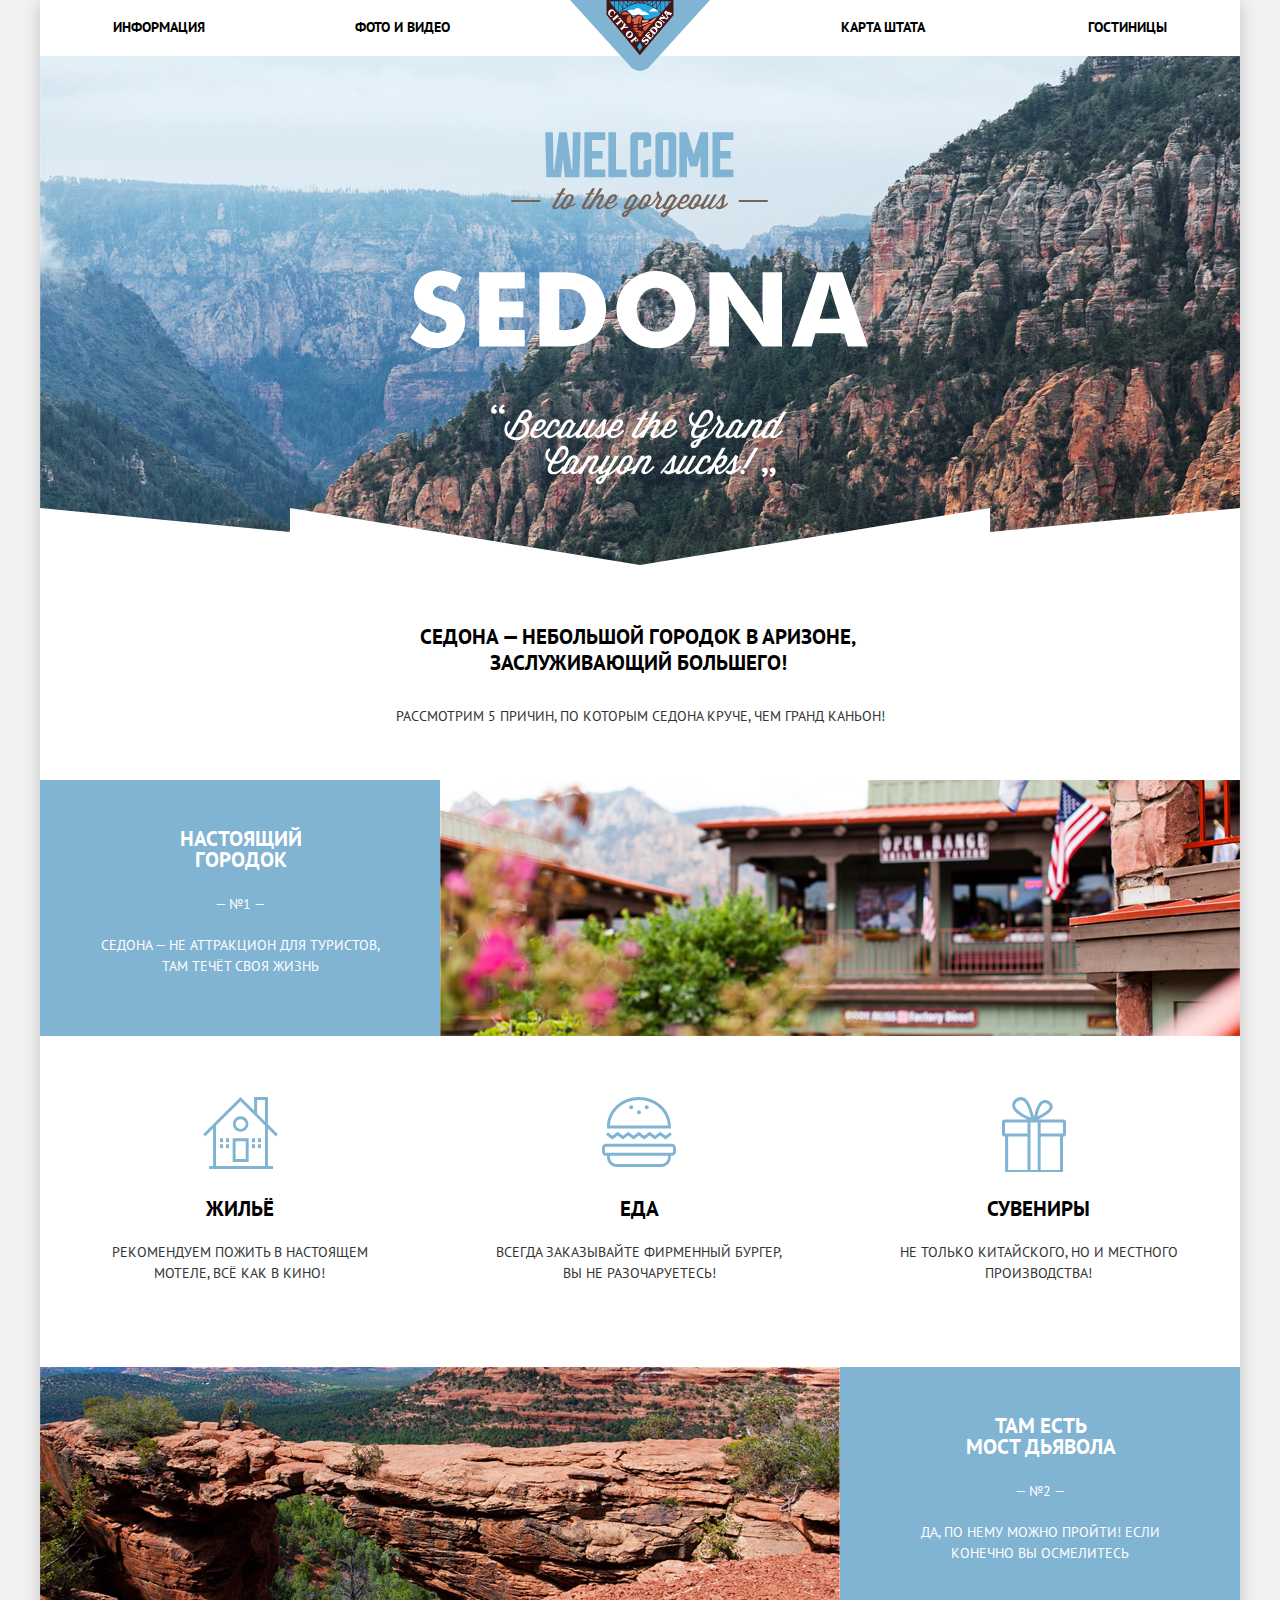
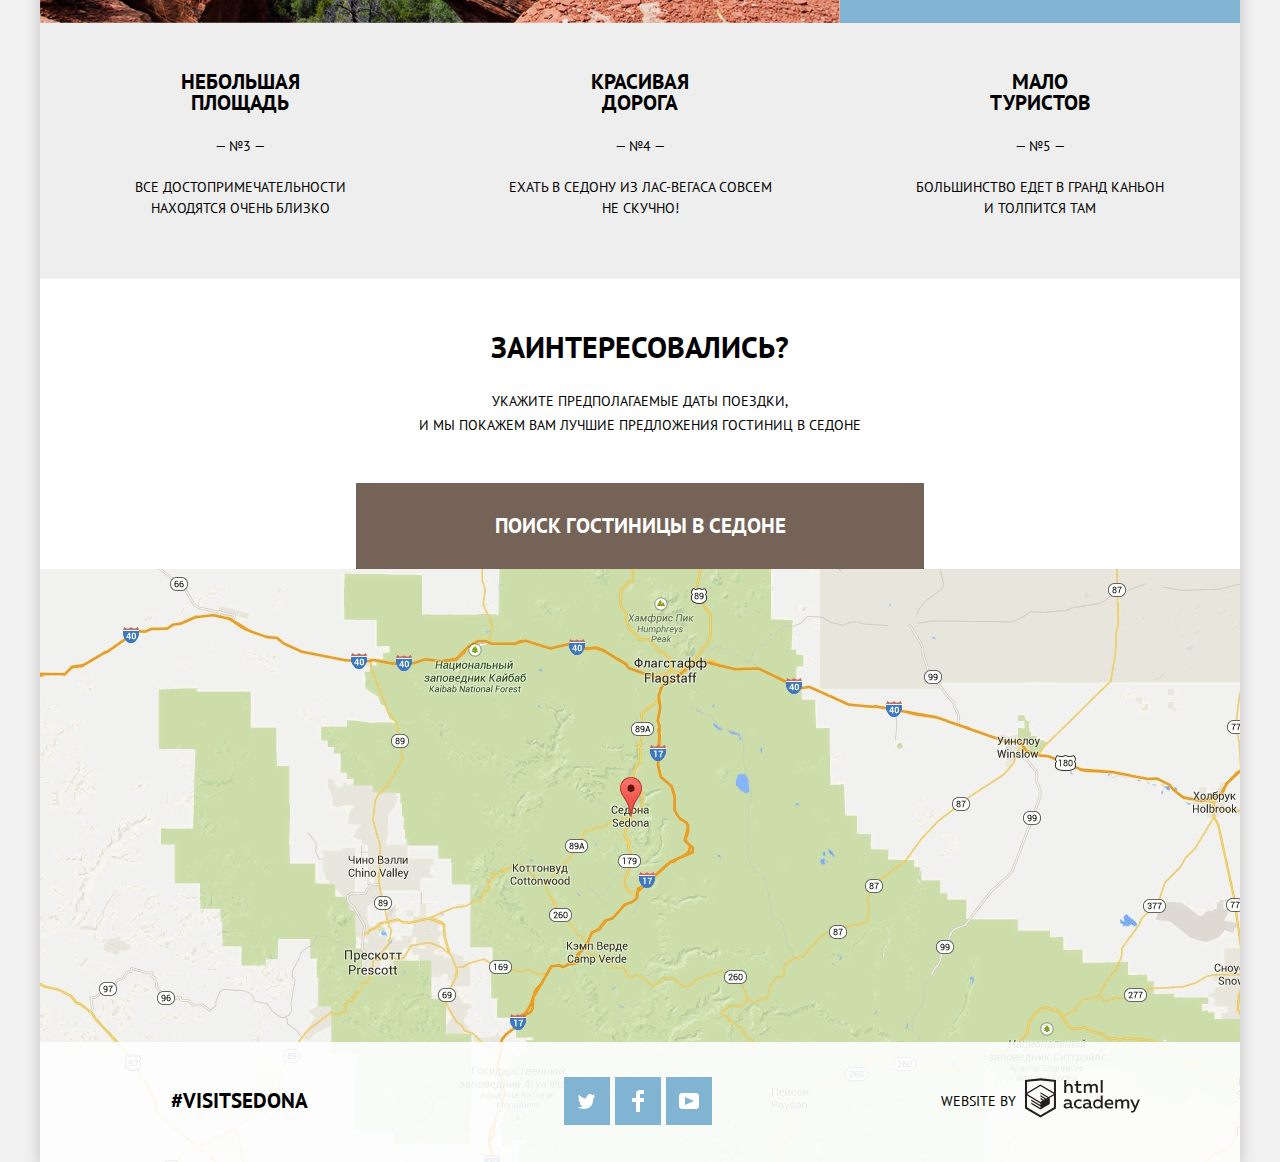
<file: index.html>
<!DOCTYPE html>
<html lang="ru">

<head>
    <meta charset="utf-8">
    <title>Седона: Главная</title>
    <link href="https://fonts.googleapis.com/css?family=PT+Sans:400,700&display=swap&subset=cyrillic" rel="stylesheet">
    <link href="css/normalize.css" rel="stylesheet">
    <link href="css/style.min.css" rel="stylesheet">
</head>

<body>
    <div class="container">
        <header class="site-header">           
            <a class="logo">
                <img src="img/logo-sedona.svg" width="140" height="72" alt="Логотип города Седона">
            </a>
            <nav class="site-navigation">
                <ul class="navigation-items">
                    <li>
                        <a href="info.html">Информация</a>
                    </li>
                    <li>
                        <a href="photos-and-videos.html">Фото и видео</a>
                    </li>
                    <li>
                        <a href="map.html">Карта штата</a>
                    </li>
                    <li>
                        <a href="catalog.html">Гостиницы</a>
                    </li>
                </ul>
            </nav>           
        </header>

        <main class="main-content">
            <div class="wellcome-poster"></div>

            <h1>Седона — небольшой городок в Аризоне, заслуживающий большего!</h1>

            <section class="advantages">
                <h2>Рассмотрим 5 причин, по которым Седона круче, чем Гранд Каньон!</h2> 
                <ol class="advantages-list">
                    <li class="advantages-item detailed">
                        <div class="advantages-definition">
                            <h3>Настоящий городок</h3>                    
                            <span class="advantages-number">— №1 —</span>
                            <p>Седона — не аттракцион для туристов, там течёт своя жизнь</p>
                        </div>
                        <img class="advantages-image" src="img/real-town.jpg" alt="Настоящий городок" width="800" height="256">
                        <ul class="advantages-description">
                            <li class="advantage-description-item advantage-home">
                                <h4>Жильё</h4>
                                <p>Рекомендуем пожить в настоящем мотеле, всё как в кино!</p>
                            </li>
                            <li class="advantage-description-item advantage-food">
                                <h4>Еда</h4>
                                <p>Всегда заказывайте фирменный бургер, вы не разочаруетесь!</p>
                            </li>
                            <li class="advantage-description-item advantage-gift">
                                <h4>Сувениры</h4>
                                <p>Не только китайского, но и местного производства!</p>
                            </li>
                        </ul>
                    </li>     
                    <li class="advantages-item detailed">
                        <div class="advantages-definition">
                            <h3>Там есть мост&nbsp;дьявола</h3>                        
                            <span class="advantages-number">— №2 —</span>
                            <p>Да, по нему можно пройти! Если конечно вы осмелитесь</p>
                        </div>
                        <img class="advantages-image" src="img/devil-bridge.jpg" alt="Мост дьявола" width="800" height="256">
                    </li>
                    <li class="advantages-item short">
                        <h3>Небольшая площадь</h3>
                        <span class="advantages-number">— №3 —</span>
                        <p>Все достопримечательности находятся очень близко</p>
                    </li>
                    <li class="advantages-item short">
                        <h3>Красивая дорога</h3>
                        <span class="advantages-number">— №4 —</span>
                        <p>Ехать в Седону из Лас-Вегаса совсем не скучно!</p>
                    </li>
                    <li class="advantages-item short">
                        <h3>Мало туристов</h3>
                        <span class="advantages-number">— №5 —</span>
                        <p>Большинство едет в гранд каньон и&nbsp;толпится там</p>
                    </li>
                </ol>           
            </section>
            <section class="hotel-search">
                <h2 class="visually-hidden">Форма для поиска гостиницы в Седоне</h2>
                <b class="hotel-search-title">Заинтересовались?</b>
                <p class="hotel-search-description">Укажите предполагаемые даты поездки,
                    <br> и мы покажем Вам лучшие предложения гостиниц в Седоне</p>

                <button type="button" class="hotel-search-button">Поиск гостиницы в Седоне</button>

                <form class="hotel-search-form" action="https://echo.htmlacademy.ru" method="POST">                   
                    <div class="hotel-search-field by-date-from">
                        <label for="date-from">Дата заезда:</label>
                        <div class="datepicker">
                            <input type="text" id="date-from" name="dateFrom" placeholder="24 АПРЕЛЯ 2017">
                            <button type="button" class="datepicker-button">
                                <span class="visually-hidden">Открыть календарь</span>
                                <svg xmlns="http://www.w3.org/2000/svg" width="21" height="22" viewBox="0 0 21 22"><path d="M19.251 2.025h-2.845V.648c0-.381-.294-.689-.656-.689-.363 0-.656.308-.656.689v1.377h-3.938V.648c0-.381-.294-.689-.655-.689-.363 0-.657.308-.657.689v1.377H5.906V.648c0-.381-.294-.689-.656-.689-.363 0-.657.308-.657.689v1.377H1.75C.784 2.025 0 2.847 0 3.862v16.302C0 21.179.784 22 1.75 22h17.501c.966 0 1.749-.821 1.749-1.836V3.862c0-1.015-.783-1.837-1.749-1.837zm.437 18.139a.448.448 0 0 1-.437.459H1.75a.45.45 0 0 1-.438-.459V3.862a.45.45 0 0 1 .438-.459h2.844v1.378c0 .381.294.689.657.689.362 0 .656-.308.656-.689V3.403h3.938v1.378c0 .381.294.689.657.689.361 0 .655-.308.655-.689V3.403h3.938v1.378c0 .381.293.689.656.689.362 0 .656-.308.656-.689V3.403h2.845c.241 0 .437.206.437.459v16.302z"/><path d="M4.594 8.225h2.625v2.066H4.594zM4.594 11.668h2.625v2.067H4.594zM4.594 15.112h2.625v2.066H4.594zM9.188 15.112h2.625v2.066H9.188zM9.188 11.668h2.625v2.067H9.188zM9.188 8.225h2.625v2.066H9.188zM13.781 15.112h2.625v2.066h-2.625zM13.781 11.668h2.625v2.067h-2.625zM13.781 8.225h2.625v2.066h-2.625z"/></svg>
                            </button>                            
                        </div>
                    </div>                   
                    <div class="hotel-search-field by-date-to">
                        <label for="date-to">Дата выезда:</label>
                        <div class="datepicker">
                            <input type="text" id="date-to" name="dateTo" placeholder="4 ИЮЛЯ 2017">
                            <button type="button" class="datepicker-button">
                                <span class="visually-hidden">Открыть календарь</span>
                                <svg xmlns="http://www.w3.org/2000/svg" width="21" height="22" viewBox="0 0 21 22"><path d="M19.251 2.025h-2.845V.648c0-.381-.294-.689-.656-.689-.363 0-.656.308-.656.689v1.377h-3.938V.648c0-.381-.294-.689-.655-.689-.363 0-.657.308-.657.689v1.377H5.906V.648c0-.381-.294-.689-.656-.689-.363 0-.657.308-.657.689v1.377H1.75C.784 2.025 0 2.847 0 3.862v16.302C0 21.179.784 22 1.75 22h17.501c.966 0 1.749-.821 1.749-1.836V3.862c0-1.015-.783-1.837-1.749-1.837zm.437 18.139a.448.448 0 0 1-.437.459H1.75a.45.45 0 0 1-.438-.459V3.862a.45.45 0 0 1 .438-.459h2.844v1.378c0 .381.294.689.657.689.362 0 .656-.308.656-.689V3.403h3.938v1.378c0 .381.294.689.657.689.361 0 .655-.308.655-.689V3.403h3.938v1.378c0 .381.293.689.656.689.362 0 .656-.308.656-.689V3.403h2.845c.241 0 .437.206.437.459v16.302z"/><path d="M4.594 8.225h2.625v2.066H4.594zM4.594 11.668h2.625v2.067H4.594zM4.594 15.112h2.625v2.066H4.594zM9.188 15.112h2.625v2.066H9.188zM9.188 11.668h2.625v2.067H9.188zM9.188 8.225h2.625v2.066H9.188zM13.781 15.112h2.625v2.066h-2.625zM13.781 11.668h2.625v2.067h-2.625zM13.781 8.225h2.625v2.066h-2.625z"/></svg>
                            </button>                            
                        </div>
                    </div>                  
                    <div class="hotel-search-field by-adults-count">
                        <label for="adults-count">Взрослые:</label>
                        <div class="countpicker">
                            <button type="button" class="subtract-count-button"><span class="visually-hidden">Убрать взрослого</span></button>
                            <input type="number" id="adults-count" name="adultsCount" placeholder="2">
                            <button type="button" class="add-count-button"><span class="visually-hidden">Добавить взрослого</span></button>                            
                        </div>
                    </div>                   
                    <div class="hotel-search-field by-children-count">
                        <label for="children-count">Дети:</label>
                        <div class="countpicker">
                            <button type="button" class="subtract-count-button"><span class="visually-hidden">Убрать ребенка</span></button>
                            <input type="number" id="children-count" name="childrenCount" placeholder="0">                                
                            <button type="button" class="add-count-button"><span class="visually-hidden">Добавить ребенка</span></button>
                        </div>
                    </div>

                    <button type="submit">Найти</button>
                </form>
            </section>
            <section class="sedona-map">
                <h2 class="visually-hidden">Седона на карте</h2>
                <p>
                    <img src="img/map.png" width="1200" height="593" alt="Город Седона, штат Аризона, США">
                </p>
            </section>
        </main>

        <footer class="site-footer">
            <p class="hashtag">           
                <a href="#">#visitsedona</a>
            </p> 
    
            <ul class="social-button-list">
                <li>
                    <a class="social-button twitter-button" href="#">
                        <span class="visually-hidden">Седона в Твиттере</span>
                        <svg xmlns="http://www.w3.org/2000/svg" xmlns:xlink="http://www.w3.org/1999/xlink" width="17" height="15" viewBox="0 0 17 15"><path fill="#FFF" d="M10.95.144c1.685-.496 2.984.27 3.577 1.179.673-.231 1.331-.481 2.011-.708a2.345 2.345 0 0 1-.857 1.768c.685.17 1.304-.491 1.304-.491-.169 1-1.006 1.788-1.563 2.024-.231 6.75-3.175 11.217-10.077 11.082h-.446c-.41 0-4.164-.46-4.898-1.887 2.271.196 3.893-.422 4.693-1.177-.96-.3-2.679-.477-2.979-2.95.349.106.564.228 1.19.119C1.705 8.247.374 7.53.448 5.33c.285.328 1.067.536 1.34.472C1.085 5.561-.182 2.442.894.85c1.818 1.854 3.735 3.606 7.152 3.773C8.254 2.33 9.183.793 10.95.144z"/></svg>
                    </a>
                </li>
                <li>
                    <a class="social-button facebook-button" href="#">
                        <span class="visually-hidden">Седона на Фейсбуке</span>
                        <svg xmlns="http://www.w3.org/2000/svg" width="12" height="22" viewBox="0 0 12 22"><path fill="#FFF" d="M12 4V0H8a4 4 0 0 0-4 4v4H0v4h4v10h4V12h4V8H8V4h4z"/></svg>
                    </a>
                </li>
                <li>
                    <a class="social-button youtube-button" href="#">
                        <span class="visually-hidden">Седона в Ютубе</span>
                        <svg xmlns="http://www.w3.org/2000/svg" xmlns:xlink="http://www.w3.org/1999/xlink" width="20" height="16" viewBox="0 0 20 16"><path fill="#FFF" d="M17 0H3C1.35 0 0 1.35 0 3v10c0 1.65 1.35 3 3 3h14c1.65 0 3-1.35 3-3V3c0-1.65-1.35-3-3-3zM6.027 11.998V4.002L15.014 8l-8.987 3.998z"/></svg>
                    </a>
                </li>                             
            </ul>
    
            <p class="copyright">
                <b>Website by</b>
                <a class="copyright-link" href="https://htmlacademy.ru/intensive/htmlcss">
                    <span class="visually-hidden">Сайт HTML Academy</span>
                    <svg xmlns="http://www.w3.org/2000/svg" width="115px" height="40" viewBox="0 0 108.08 36.85"><path d="M44.61,26.88a2,2,0,0,0,.55-0.1v1.33a3.25,3.25,0,0,1-1.18.21,1.67,1.67,0,0,1-1.67-1,4.84,4.84,0,0,1-3.14,1.08c-1.51,0-2.91-.83-2.91-2.55,0-2.13,2-2.79,3.71-2.79a11.08,11.08,0,0,1,2.17.25v-0.3c0-1-.76-1.77-2.19-1.77a7.42,7.42,0,0,0-3,.64v-1.7a10.21,10.21,0,0,1,3.19-.55c2.36,0,3.81,1.12,3.81,3.65v3a0.54,0.54,0,0,0,.49.59h0.17Zm-6.44-1.13A1.35,1.35,0,0,0,39.63,27h0.11a3.39,3.39,0,0,0,2.41-1V24.58a9.72,9.72,0,0,0-1.81-.21c-1,0-2.16.33-2.16,1.38h0Zm12.36-6.11a5,5,0,0,1,2.57.64V22a4.08,4.08,0,0,0-2.3-.7,2.75,2.75,0,1,0,0,5.49,5,5,0,0,0,2.43-.64v1.71a6.27,6.27,0,0,1-2.76.57A4.21,4.21,0,0,1,46,24.51q0-.21,0-0.41a4.32,4.32,0,0,1,4.18-4.46h0.38Zm12.17,7.24a2,2,0,0,0,.55-0.1v1.33a3.25,3.25,0,0,1-1.18.21,1.67,1.67,0,0,1-1.67-1,4.84,4.84,0,0,1-3.14,1.08c-1.51,0-2.91-.83-2.91-2.55,0-2.13,2-2.79,3.71-2.79a11.08,11.08,0,0,1,2.17.25v-0.3c0-1-.76-1.77-2.19-1.77a7.42,7.42,0,0,0-3,.64v-1.7a10.21,10.21,0,0,1,3.19-.55c2.36,0,3.81,1.12,3.81,3.65v3a0.54,0.54,0,0,0,.49.59h0.17Zm-6.44-1.13A1.35,1.35,0,0,0,57.73,27h0.11a3.39,3.39,0,0,0,2.41-1V24.58a9.72,9.72,0,0,0-1.81-.21c-1.06,0-2.16.33-2.16,1.38h0ZM73,16V28.2H71.35V26.88a3.88,3.88,0,0,1-3.19,1.54,4.4,4.4,0,0,1,0-8.78,3.81,3.81,0,0,1,3,1.3V16H73Zm-4.53,5.22a2.76,2.76,0,1,0,0,5.52A2.86,2.86,0,0,0,71.15,25V23A2.91,2.91,0,0,0,68.49,21.27ZM79,19.64c3.31,0,4.46,2.68,3.92,5.09H76.7c0.21,1.5,1.67,2.11,3.19,2.11a6.11,6.11,0,0,0,2.64-.59v1.6a7.14,7.14,0,0,1-3,.57C77,28.42,74.78,27,74.78,24a4.18,4.18,0,0,1,4-4.39H79Zm0.09,1.54a2.28,2.28,0,0,0-2.44,2.1v0.06H81.3A2,2,0,0,0,79.13,21.18Zm5.73,7V19.87h1.65v1a3.81,3.81,0,0,1,2.78-1.27A2.86,2.86,0,0,1,91.89,21a4.12,4.12,0,0,1,2.91-1.33A3.06,3.06,0,0,1,98,23V28.2h-1.9V23.05a1.59,1.59,0,0,0-1.42-1.75H94.42a2.8,2.8,0,0,0-2.07,1.12V28.2h-1.9V23.05A1.59,1.59,0,0,0,89,21.31H88.8a3,3,0,0,0-2.21,1.29v5.63H84.86Zm21.31-8.33h1.9l-3.91,9.46c-0.9,2.17-2.09,2.86-3.35,2.86a4.76,4.76,0,0,1-1.1-.14V30.46a2.86,2.86,0,0,0,.85.12c0.9,0,1.58-.64,2.07-1.9l0.17-.42-4-8.4h2l2.86,6.29ZM38.73,1.46V6.22a3.81,3.81,0,0,1,2.7-1.14,3.25,3.25,0,0,1,3.44,3.4v5.15H43V8.72a1.81,1.81,0,0,0-1.61-2h-0.3a2.93,2.93,0,0,0-2.32,1.39v5.52h-1.9V1.46h1.9ZM49.94,2.31v3h3V6.91h-3v3.81c0,1.1.5,1.46,1.58,1.46a4.49,4.49,0,0,0,1.69-.33v1.6A6.8,6.8,0,0,1,51,13.8a2.55,2.55,0,0,1-2.86-2.74V6.89H46.58V5.26h1.5V2.74Zm5.4,11.31V5.28H57v1A3.81,3.81,0,0,1,59.77,5a2.86,2.86,0,0,1,2.6,1.33A4.12,4.12,0,0,1,65.28,5,3.06,3.06,0,0,1,68.44,8.4v5.21h-1.9V8.46a1.59,1.59,0,0,0-1.42-1.75H64.89a2.8,2.8,0,0,0-2.07,1.12v5.78h-1.9V8.46A1.59,1.59,0,0,0,59.5,6.71H59.27A3,3,0,0,0,57.06,8v5.63H55.34ZM71.17,1.45H73V13.6H71.17V1.45ZM14.71,0H14.55L0,1.54V28.21l14.55,8.66,14.55-8.66V1.54Zm12.5,27.1L14.55,34.64,1.9,27.12V16.18l12.59,7.5V25L5.86,19.9v1.31l8.68,5.21v1.39L5.87,22.65V24l8.68,5.21,8.75-5.24V18.31L27.2,16V27.12Zm0-12.53-3.48,2-1.6,1L14.51,13v1.31L21,18.23H21l-0.14.09-1,.54-5.37-3.2V17l4.24,2.52-1,.67-3.2-1.9v1.31l2.1,1.24L14.5,22.1,2,14.65,14.51,7.11Zm0-1.32L14.49,5.76,1.91,13.25v-10L14.56,1.92,27.21,3.25v10h0Z" transform="translate(0 -0.02)" fill="#231f20"/></svg>
                </a>
            </p>           
        </footer>
    </div>
    <script src="js/hotel-search.min.js"></script>
</body>

</html>
</file>
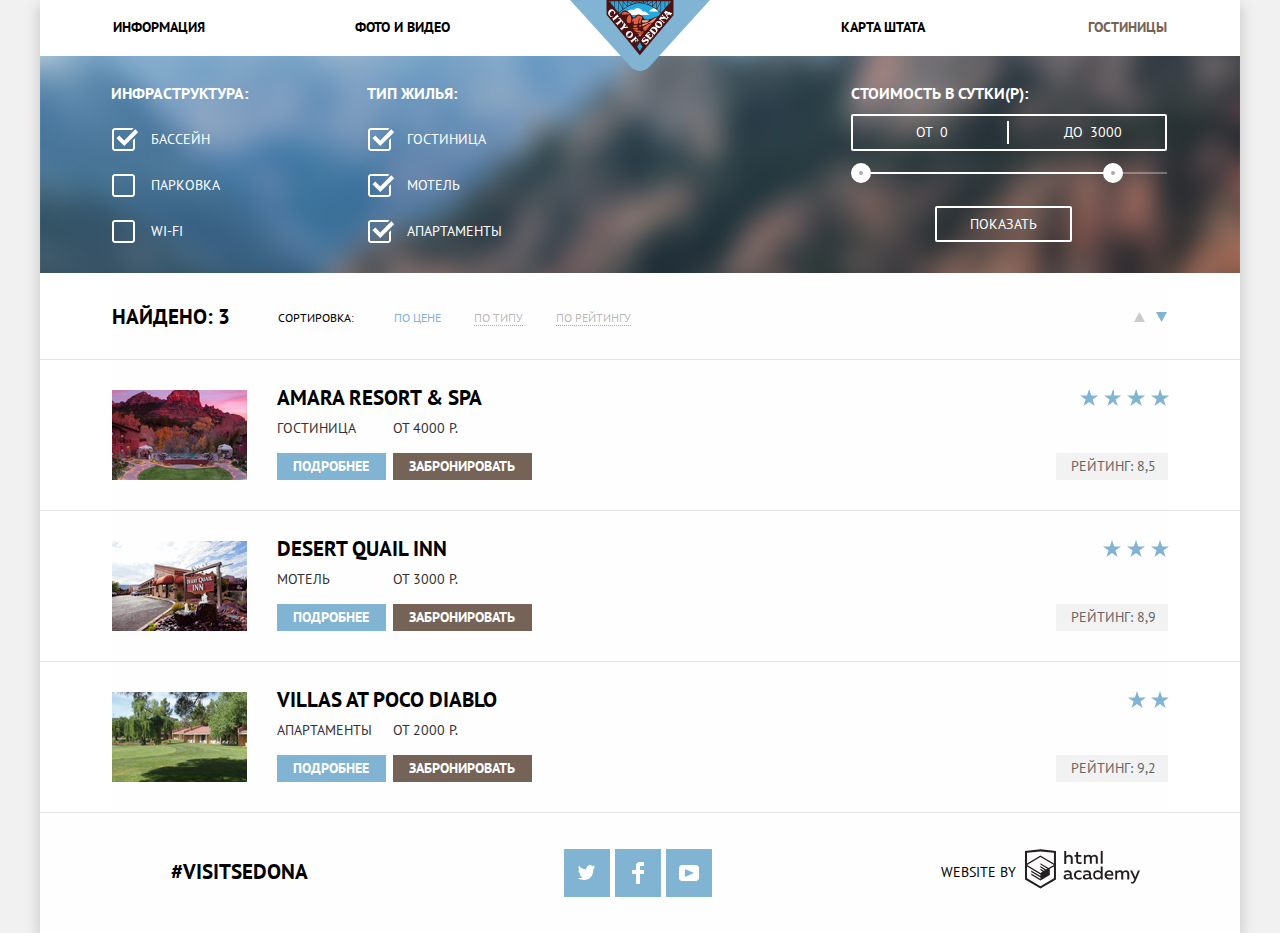
<file: catalog.html>
<!DOCTYPE html>
<html lang="ru">

<head>
    <meta charset="utf-8">
    <title>Седона: Отели</title>
    <link href="https://fonts.googleapis.com/css?family=PT+Sans:400,700&display=swap&subset=cyrillic" rel="stylesheet">
    <link href="css/normalize.css" rel="stylesheet">
    <link href="css/style.min.css" rel="stylesheet">
</head>

<body>
    <div class="container">
        <header class="site-header">           
            <a class="logo" href="index.html">
                <img src="img/logo-sedona.svg" width="140" height="72" alt="Логотип города Седона">
            </a>
            <nav class="site-navigation">
                <ul class="navigation-items">
                    <li>
                        <a href="info.html">Информация</a>
                    </li>
                    <li>
                        <a href="photos-and-videos.html">Фото и видео</a>
                    </li>
                    <li>
                        <a href="map.html">Карта штата</a>
                    </li>
                    <li>
                        <a href="catalog.html" class="selected">Гостиницы</a>
                    </li>
                </ul>
            </nav>           
        </header>

        <main class="hotels-content">
            <section class="hotels">
                <h1 class="visually-hidden">Гостиницы Седона</h1>            
            
                <form class="hotels-filter-form" action="https://echo.htmlacademy.ru" method="GET">                
                    <fieldset class="filter infrastructure-filter">
                        <legend>Инфраструктура:</legend>
                        <ul class="filter-options-list">
                            <li class="filter-option">
                                <label class="filter-swimming-pool">
                                    <input type="checkbox" class="visually-hidden filter-option-input input-checkbox" name="hasSwimmingPool" checked>
                                    <span class="checkbox-indicator"></span>
                                    Бассейн
                                </label>                               
                            </li>
                            <li class="filter-option">
                                <label class="filter-parking">
                                    <input type="checkbox" class="visually-hidden filter-option-input input-checkbox" name="hasParking">
                                    <span class="checkbox-indicator"></span>
                                    Парковка
                                </label>                               
                            </li>
                            <li class="filter-option">
                                <label class="filter-wi-fi">
                                    <input type="checkbox" class="visually-hidden filter-option-input input-checkbox" name="hasWiFi">
                                    <span class="checkbox-indicator"></span>
                                    Wi-Fi
                                </label>                             
                            </li>
                        </ul>
                    </fieldset>
                    <fieldset class="filter housing-type-filter">
                        <legend>Тип жилья:</legend>
                        <ul class="filter-options-list">
                            <li class="filter-option">
                                <label class="filter-hotel">
                                    <input type="checkbox" class="visually-hidden filter-option-input input-checkbox" name="isHotel" checked>
                                    <span class="checkbox-indicator"></span>
                                    Гостиница
                                </label>                           
                            </li>
                            <li class="filter-option">
                                <label class="filter-motel">
                                        <input type="checkbox" class="visually-hidden filter-option-input input-checkbox" name="isMotel" checked>
                                    <span class="checkbox-indicator"></span>
                                    Мотель
                                </label>                               
                            </li>
                            <li class="filter-option">
                                <label class="filter-apartment">
                                        <input type="checkbox" class="visually-hidden filter-option-input input-checkbox" name="isApartment" checked>
                                    <span class="checkbox-indicator"></span>
                                    Апартаменты
                                </label>                            
                            </li>
                        </ul>
                    </fieldset>
                    <div class="right-side-container">
                        <fieldset class="filter price-filter">
                            <legend>Стоимость в сутки(Р):</legend>  
                            <div class="price-filter-range">                             
                                <p class="filter-range-from">
                                    <label>От</label>
                                    <input type="number" class="price-range price-range-from" placeholder="0">
                                </p>
                                <p class="filter-range-to">
                                    <label>До</label>
                                    <input type="number" class="price-range price-range-to" placeholder="3000">
                                </p>  
                            </div>   
                            <div class="range-slider">  
                                <button type="button" class="range-slider-button-from"><span class="visually-hidden">Начальная стоимость в сутки</span></button>   
                                <button type="button" class="range-slider-button-to"><span class="visually-hidden">Конечная стоимость в сутки</span></button>
                                <div class="selected-range-line"></div>
                            </div>               
                        </fieldset>
                                    
                        <button type="submit" class="hotels-filter-button">Показать</button>
                    </div>               
                </form>

                <div class="hotels-sorting hotels-container">             
                    <div class="filter-result">
                        <span>Найдено:</span>
                        <span class="filter-result-count">3</span>
                    </div>
                    <div class="hotels-value-sorting">
                        <span class="value-sorting-label">Сортировка:</span>
                        <ul class="value-sorting-list">
                            <li class="value-sorting-item">
                                <a href="#" class="selected">По цене</a>                            
                            </li>
                            <li class="value-sorting-item">
                                <a href="#" >По типу</a>                            
                            </li>
                            <li class="value-sorting-item">
                                <a href="#" >По рейтингу</a>                            
                            </li>
                        </ul>
                    </div>                
                    <ul class="order-sorting-list">
                        <li class="order-sorting-item ascending-order">
                            <a href="#" class="order-sorting-link">
                                <span class="visually-hidden">Отсортировать по возрастанию</span>
                                <svg xmlns="http://www.w3.org/2000/svg" width="11" height="10" viewBox="0 0 11 10"><path fill="#231F20" d="M5.5 0L0 10h11z"/></svg>
                            </a>
                        </li>
                        <li class="order-sorting-item descending-order">
                            <a href="#" class="order-sorting-link selected">
                                <span class="visually-hidden">Отсортировать по убыванию</span>
                                <svg xmlns="http://www.w3.org/2000/svg" width="11" height="10" viewBox="0 0 11 10"><path fill="#231F20" d="M5.5 10L0 0h11"/></svg>
                            </a>                               
                        </li>                       
                    </ul>                           
                </div>           

                <ul class="hotels-list hotels-container">
                    <li class="hotels-item">                
                        <a href="#" class="hotels-image">
                            <img src="img/amara-resort.jpg" width="135" height="90" alt="amara resort & spa">
                        </a>
                        <div class="hotel-description">
                            <a href="#" class="hotel-title">
                                <h2>Amara resort & spa</h2>
                            </a>
                            <div class="hotel-details">                                         
                                <span class="hotels-type">гостиница</span>
                                <span class="hotels-price">от 4000 р.</span>
                            </div>   
                            <div class="hotel-actions">
                                <a class="hotel-button hotel-button-details" href="#">Подробнее</a>
                                <a class="hotel-button hotel-button-book" href="#">Забронировать</a>
                            </div>                    
                            
                        </div>
                        <div class="hotels-rating">
                            <span class="rating-stars four-stars"></span>
                            <span class="rating-mark">рейтинг: 8,5</span>
                        </div>                
                    </li>
                    <li class="hotels-item">                    
                        <a href="#" class="hotels-image">
                            <img src="img/desert-quail.jpg" width="135" height="90" alt="desert quail inn">
                        </a>
                        <div class="hotel-description">
                            <a href="#" class="hotel-title">
                                <h2>Desert quail inn</h2>
                            </a> 
                            <div class="hotel-details">                         
                                <span class="hotels-type">мотель</span>
                                <span class="hotels-price">от 3000 р.</span>
                            </div>   
                            <div class="hotel-actions">
                                <a class="hotel-button hotel-button-details" href="#">Подробнее</a>
                                <a class="hotel-button hotel-button-book" href="#">Забронировать</a>
                            </div>
                        </div>                    
                        <div class="hotels-rating">
                            <span class="rating-stars three-stars"></span>
                            <span class="rating-mark">рейтинг: 8,9</span>
                        </div>                    
                    </li>
                    <li class="hotels-item">                    
                        <a href="#" class="hotels-image">
                            <img src="img/poco-diablo.jpg" width="135" height="90" alt="villas at poco diablo">
                        </a>
                        <div class="hotel-description">
                            <a href="#" class="hotel-title">
                                <h2>Villas at poco diablo</h2>
                            </a>
                            <div class="hotel-details">
                                <span class="hotels-type">апартаменты</span>
                                <span class="hotels-price">от 2000 р.</span>
                            </div>
                            <div class="hotel-actions">
                                <a class="hotel-button hotel-button-details" href="#">Подробнее</a>
                                <a class="hotel-button hotel-button-book" href="#">Забронировать</a>
                            </div>
                        </div>
                        <div class="hotels-rating">
                            <span class="rating-stars two-stars"></span>
                            <span class="rating-mark">рейтинг: 9,2</span>
                        </div>                    
                    </li>
                </ul>
            </section>
        </main>

        <footer class="site-footer hotels-footer">
            <p class="hashtag">           
                <a href="#">#visitsedona</a>
            </p> 

            <ul class="social-button-list">
                <li>
                    <a class="social-button twitter-button" href="#">
                        <span class="visually-hidden">Седона в Твиттере</span>
                        <svg xmlns="http://www.w3.org/2000/svg" xmlns:xlink="http://www.w3.org/1999/xlink" width="17" height="15" viewBox="0 0 17 15"><path fill="#FFF" d="M10.95.144c1.685-.496 2.984.27 3.577 1.179.673-.231 1.331-.481 2.011-.708a2.345 2.345 0 0 1-.857 1.768c.685.17 1.304-.491 1.304-.491-.169 1-1.006 1.788-1.563 2.024-.231 6.75-3.175 11.217-10.077 11.082h-.446c-.41 0-4.164-.46-4.898-1.887 2.271.196 3.893-.422 4.693-1.177-.96-.3-2.679-.477-2.979-2.95.349.106.564.228 1.19.119C1.705 8.247.374 7.53.448 5.33c.285.328 1.067.536 1.34.472C1.085 5.561-.182 2.442.894.85c1.818 1.854 3.735 3.606 7.152 3.773C8.254 2.33 9.183.793 10.95.144z"/></svg>
                    </a>
                </li>
                <li>
                    <a class="social-button facebook-button" href="#">
                        <span class="visually-hidden">Седона на Фейсбуке</span>
                        <svg xmlns="http://www.w3.org/2000/svg" width="12" height="22" viewBox="0 0 12 22"><path fill="#FFF" d="M12 4V0H8a4 4 0 0 0-4 4v4H0v4h4v10h4V12h4V8H8V4h4z"/></svg>
                    </a>
                </li>
                <li>
                    <a class="social-button youtube-button" href="#">
                        <span class="visually-hidden">Седона в Ютубе</span>
                        <svg xmlns="http://www.w3.org/2000/svg" xmlns:xlink="http://www.w3.org/1999/xlink" width="20" height="16" viewBox="0 0 20 16"><path fill="#FFF" d="M17 0H3C1.35 0 0 1.35 0 3v10c0 1.65 1.35 3 3 3h14c1.65 0 3-1.35 3-3V3c0-1.65-1.35-3-3-3zM6.027 11.998V4.002L15.014 8l-8.987 3.998z"/></svg>
                    </a>
                </li>                             
            </ul>

            <p class="copyright">
                <b>Website by</b>
                <a class="copyright-link" href="https://htmlacademy.ru/intensive/htmlcss">
                    <span class="visually-hidden">Сайт HTML Academy</span>
                    <svg xmlns="http://www.w3.org/2000/svg" width="115px" height="40" viewBox="0 0 108.08 36.85"><path d="M44.61,26.88a2,2,0,0,0,.55-0.1v1.33a3.25,3.25,0,0,1-1.18.21,1.67,1.67,0,0,1-1.67-1,4.84,4.84,0,0,1-3.14,1.08c-1.51,0-2.91-.83-2.91-2.55,0-2.13,2-2.79,3.71-2.79a11.08,11.08,0,0,1,2.17.25v-0.3c0-1-.76-1.77-2.19-1.77a7.42,7.42,0,0,0-3,.64v-1.7a10.21,10.21,0,0,1,3.19-.55c2.36,0,3.81,1.12,3.81,3.65v3a0.54,0.54,0,0,0,.49.59h0.17Zm-6.44-1.13A1.35,1.35,0,0,0,39.63,27h0.11a3.39,3.39,0,0,0,2.41-1V24.58a9.72,9.72,0,0,0-1.81-.21c-1,0-2.16.33-2.16,1.38h0Zm12.36-6.11a5,5,0,0,1,2.57.64V22a4.08,4.08,0,0,0-2.3-.7,2.75,2.75,0,1,0,0,5.49,5,5,0,0,0,2.43-.64v1.71a6.27,6.27,0,0,1-2.76.57A4.21,4.21,0,0,1,46,24.51q0-.21,0-0.41a4.32,4.32,0,0,1,4.18-4.46h0.38Zm12.17,7.24a2,2,0,0,0,.55-0.1v1.33a3.25,3.25,0,0,1-1.18.21,1.67,1.67,0,0,1-1.67-1,4.84,4.84,0,0,1-3.14,1.08c-1.51,0-2.91-.83-2.91-2.55,0-2.13,2-2.79,3.71-2.79a11.08,11.08,0,0,1,2.17.25v-0.3c0-1-.76-1.77-2.19-1.77a7.42,7.42,0,0,0-3,.64v-1.7a10.21,10.21,0,0,1,3.19-.55c2.36,0,3.81,1.12,3.81,3.65v3a0.54,0.54,0,0,0,.49.59h0.17Zm-6.44-1.13A1.35,1.35,0,0,0,57.73,27h0.11a3.39,3.39,0,0,0,2.41-1V24.58a9.72,9.72,0,0,0-1.81-.21c-1.06,0-2.16.33-2.16,1.38h0ZM73,16V28.2H71.35V26.88a3.88,3.88,0,0,1-3.19,1.54,4.4,4.4,0,0,1,0-8.78,3.81,3.81,0,0,1,3,1.3V16H73Zm-4.53,5.22a2.76,2.76,0,1,0,0,5.52A2.86,2.86,0,0,0,71.15,25V23A2.91,2.91,0,0,0,68.49,21.27ZM79,19.64c3.31,0,4.46,2.68,3.92,5.09H76.7c0.21,1.5,1.67,2.11,3.19,2.11a6.11,6.11,0,0,0,2.64-.59v1.6a7.14,7.14,0,0,1-3,.57C77,28.42,74.78,27,74.78,24a4.18,4.18,0,0,1,4-4.39H79Zm0.09,1.54a2.28,2.28,0,0,0-2.44,2.1v0.06H81.3A2,2,0,0,0,79.13,21.18Zm5.73,7V19.87h1.65v1a3.81,3.81,0,0,1,2.78-1.27A2.86,2.86,0,0,1,91.89,21a4.12,4.12,0,0,1,2.91-1.33A3.06,3.06,0,0,1,98,23V28.2h-1.9V23.05a1.59,1.59,0,0,0-1.42-1.75H94.42a2.8,2.8,0,0,0-2.07,1.12V28.2h-1.9V23.05A1.59,1.59,0,0,0,89,21.31H88.8a3,3,0,0,0-2.21,1.29v5.63H84.86Zm21.31-8.33h1.9l-3.91,9.46c-0.9,2.17-2.09,2.86-3.35,2.86a4.76,4.76,0,0,1-1.1-.14V30.46a2.86,2.86,0,0,0,.85.12c0.9,0,1.58-.64,2.07-1.9l0.17-.42-4-8.4h2l2.86,6.29ZM38.73,1.46V6.22a3.81,3.81,0,0,1,2.7-1.14,3.25,3.25,0,0,1,3.44,3.4v5.15H43V8.72a1.81,1.81,0,0,0-1.61-2h-0.3a2.93,2.93,0,0,0-2.32,1.39v5.52h-1.9V1.46h1.9ZM49.94,2.31v3h3V6.91h-3v3.81c0,1.1.5,1.46,1.58,1.46a4.49,4.49,0,0,0,1.69-.33v1.6A6.8,6.8,0,0,1,51,13.8a2.55,2.55,0,0,1-2.86-2.74V6.89H46.58V5.26h1.5V2.74Zm5.4,11.31V5.28H57v1A3.81,3.81,0,0,1,59.77,5a2.86,2.86,0,0,1,2.6,1.33A4.12,4.12,0,0,1,65.28,5,3.06,3.06,0,0,1,68.44,8.4v5.21h-1.9V8.46a1.59,1.59,0,0,0-1.42-1.75H64.89a2.8,2.8,0,0,0-2.07,1.12v5.78h-1.9V8.46A1.59,1.59,0,0,0,59.5,6.71H59.27A3,3,0,0,0,57.06,8v5.63H55.34ZM71.17,1.45H73V13.6H71.17V1.45ZM14.71,0H14.55L0,1.54V28.21l14.55,8.66,14.55-8.66V1.54Zm12.5,27.1L14.55,34.64,1.9,27.12V16.18l12.59,7.5V25L5.86,19.9v1.31l8.68,5.21v1.39L5.87,22.65V24l8.68,5.21,8.75-5.24V18.31L27.2,16V27.12Zm0-12.53-3.48,2-1.6,1L14.51,13v1.31L21,18.23H21l-0.14.09-1,.54-5.37-3.2V17l4.24,2.52-1,.67-3.2-1.9v1.31l2.1,1.24L14.5,22.1,2,14.65,14.51,7.11Zm0-1.32L14.49,5.76,1.91,13.25v-10L14.56,1.92,27.21,3.25v10h0Z" transform="translate(0 -0.02)" fill="#231f20"/></svg>
                </a>
            </p>           
        </footer>
    </div>
</body>

</html>
</file>
<file: css/style.min.css>
@keyframes shake{0%,to{transform:translateX(0)}10%,30%,50%,70%,90%{transform:translateX(-10px)}20%,40%,60%,80%{transform:translateX(10px)}}*,::after,::before,html{box-sizing:border-box}body{margin:0;padding:0;font-family:"PT Sans","Arial",sans-serif;font-size:14px;line-height:21px;font-weight:400;color:#000;text-transform:uppercase;background-color:#f1f1f1}a{text-decoration:none;outline:0}img{max-width:100%;height:auto}.visually-hidden{position:absolute;white-space:nowrap;clip-path:inset(100%);clip:rect(0 0 0 0);overflow:hidden;width:1px;height:1px;margin:-1px;border:0;padding:0}.container,.site-header{position:relative;background-color:#fff}.container{width:1200px;margin:0 auto;box-shadow:0 5px 15px 0 rgba(0,1,1,.2)}.site-header{width:100%;z-index:1}.site-header .logo{position:absolute;top:0;left:50%;margin-left:-70px}.site-navigation{width:1054px;margin:0 auto}.navigation-items{display:flex;flex-wrap:wrap;margin:0;padding-left:0;list-style:none}.navigation-items li{width:23%;text-align:left;padding-top:14px;padding-bottom:16px}.navigation-items li:nth-child(4n+3){margin-left:auto;text-align:right}.navigation-items li:nth-child(4n+4){text-align:right}.navigation-items a{line-height:26px;font-weight:700;color:#000}.navigation-items a:focus,.navigation-items a:hover{color:#81b3d2}.navigation-items a:active{opacity:.3;color:rgba(0,0,0,.3)}.navigation-items a.selected{color:#766357}.main-content{text-align:center}.wellcome-poster{position:relative;width:1200px;height:509px;background-image:url(../img/welcome-background.jpg);background-color:#b1d2e8;background-position:0 -56px;background-repeat:no-repeat}.wellcome-poster::before{content:"";position:absolute;background-image:url(../img/intro-welcome.svg);width:459px;height:353px;margin-left:-230px;top:76px;left:50%;right:50%}.wellcome-poster::after{content:"";position:absolute;background-image:url(../img/intro-mask.svg);width:1200px;height:59px;bottom:-2px;left:0}.main-content h1{line-height:26px;font-size:21px;background-color:#fff;padding-top:59px;padding-right:320px;margin:0 0 27px;padding-left:316px}.advantages h2{padding:0;margin:0 0 51px;line-height:26px;font-size:14px;font-weight:400;color:#333}.advantages-list{display:flex;flex-wrap:wrap;margin:0;padding:0;list-style:none}.advantages-item h3,.advantages-item h4{line-height:21px;font-size:21px;font-weight:700;margin-bottom:23px;padding-left:71px;padding-right:71px}.advantages-item h4{color:#000}.advantages-item p,.advantages-item span{line-height:21px;font-size:14px;font-weight:400;margin-top:20px}.advantages-item.short{background-color:#eee;color:#000;width:400px;padding:27px 64px 46px}.advantages-item.detailed{display:flex;flex-wrap:wrap;color:#fff}.advantages-definition{width:400px;padding:27px 45px 45px;background-color:#81b3d2}.advantages-definition h3{padding-left:80px;padding-right:79px;margin-bottom:24px}.advantages-definition p{margin-top:20px;margin-left:4px;margin-right:4px}.advantages-item:nth-child(2) .advantages-definition{order:1}.advantages-description{display:flex;flex-wrap:wrap;list-style:none;background-color:#fff;padding:61px 0 0;margin:0 0 14px}.advantage-description-item{position:relative;width:33.3%;color:#333;padding:73px 55px 55px}.advantage-description-item::before{content:"";position:absolute;top:0;left:50%;margin-left:-37px;width:75px;height:75px;background-repeat:no-repeat;background-position:0 0}.advantage-description-item.advantage-home::before{background-image:url(../img/icon-home.svg)}.advantage-description-item.advantage-food::before{background-image:url(../img/icon-food.svg)}.advantage-description-item.advantage-gift::before{background-image:url(../img/icon-gift.svg)}.hotel-search{margin-top:50px;position:relative}.hotel-search-title{line-height:36px;font-size:30px;font-weight:700}.hotel-search-description{margin:24px 0 46px;line-height:24px;font-weight:400}.hotel-search-button{line-height:26px;font-size:21px;font-weight:700;color:#fff;background-color:#766357;width:568px;padding-top:30px;padding-bottom:30px;text-transform:uppercase;border:0}.hotel-search-button:focus,.hotel-search-button:hover{background-color:#604e43}.hotel-search-button:active{background-color:#503e33;color:rgba(255,255,255,.3)}.sedona-map{height:593px}.hotel-description h2,.sedona-map p{margin:0}.sedona-map img{display:block}.site-footer{display:flex;justify-content:space-between;align-items:center;position:absolute;bottom:0;width:100%;padding-top:22px;padding-bottom:24px;background-color:rgba(254,254,254,.9)}.site-footer.hotels-footer{position:static}.social-button,.social-button-list{display:flex;justify-content:center;align-items:center}.social-button-list{margin:0;padding:0;flex-wrap:wrap;list-style:none;width:33.3%;text-align:center}.social-button-list li{margin:1px 5px 0 0}.social-button{width:46px;height:48px;background-color:#81b3d2}.social-button:focus,.social-button:hover{background-color:#669ec0}.social-button:active{background-color:#5496bd}.social-button:active path{fill:#88b6d1}.copyright,.hashtag{width:33.3%;text-align:center}.hashtag a,.hotel-title h2{line-height:26px;font-size:21px;font-weight:700;color:#000}.copyright{display:flex;justify-content:center;align-items:center}.copyright b{font-weight:400;line-height:26px;margin-right:9px}.copyright-link path{fill:#231f20}.copyright-link:focus path,.copyright-link:hover path{fill:#81b3d2}.copyright-link:active path{fill:#bdbbbc}.hotels-container{margin:auto;width:1056px}.hotel-search-form{position:absolute;left:50%;width:568px;margin-left:-284px;background-color:#fff;padding-left:55px;padding-right:55px;padding-top:55px;display:flex;flex-wrap:wrap;box-shadow:0 7px 15px 0 rgba(0,1,1,.15);opacity:1;z-index:1}.form-hidden{opacity:0;z-index:-1}.form-error{animation:shake .6s}.hotel-search-form button[type=submit]{width:100%;padding-top:16px;padding-bottom:16px;margin-top:23px;margin-bottom:55px;background-color:#81b3d2;color:#fff;line-height:26px;font-size:21px;font-weight:700;border:0;text-transform:uppercase}.hotel-search-form button[type=submit]:focus,.hotel-search-form button[type=submit]:hover{background-color:#669ec0;color:#fff}.hotel-search-form button[type=submit]:active{background-color:#5496bd;color:rgba(255,255,255,.3)}.hotel-search-field{margin:0 0 30px;display:flex;align-items:center}.hotel-search-field label{width:100px;margin-right:12px;line-height:26px;font-size:14px;font-weight:700;text-align:left}.by-adults-count{width:50%}.by-children-count{margin-left:auto}.by-children-count label{width:53px}.datepicker{display:flex}.datepicker input{width:307px;border:2px solid #f2f2f2;background-color:#f2f2f2;padding-top:9px;padding-bottom:9px;padding-left:12px;color:#000;font-size:14px;font-weight:700}.countpicker input:active,.countpicker input:focus,.datepicker input:active,.datepicker input:focus{outline:0;border-color:#e5e5e5;background-color:#fff}.countpicker input:hover,.datepicker input:hover{border-color:#ebebeb;background-color:#ebebeb}.countpicker input:-ms-input-placeholder,.datepicker input:-ms-input-placeholder,.datepicker input::-ms-input-placeholder{color:#000;font-size:14px;font-weight:700}.datepicker input::-webkit-input-placeholder{color:#000;font-size:14px;font-weight:700}.datepicker input::placeholder{color:#000;font-size:14px;font-weight:700;opacity:1}.countpicker button,.datepicker-button{border:2px solid #f2f2f2;background-color:#f2f2f2;width:40px;outline:0}.datepicker-button path,.order-sorting-link path{fill:#cacaca}.datepicker-button:focus path,.datepicker-button:hover path{fill:#000}.datepicker-button:active path{fill:#81b3d2}.countpicker{display:flex;position:relative}.countpicker input{background-color:#f2f2f2;width:34px;border:0;padding-top:11px;padding-bottom:11px;padding-left:12px;color:#000;font-size:14px;font-weight:700}.countpicker input::-webkit-inner-spin-button,.countpicker input::-webkit-outer-spin-button,.price-range::-webkit-inner-spin-button{-webkit-appearance:none;margin:0}.countpicker input,.price-range{-moz-appearance:textfield}.countpicker input::-ms-input-placeholder{color:#000;font-size:14px;font-weight:700}.countpicker input::-webkit-input-placeholder{color:#000;font-size:14px;font-weight:700}.countpicker input::placeholder{color:#000;font-size:14px;font-weight:700;opacity:1}.price-range:-ms-input-placeholder,.price-range::-ms-input-placeholder{color:#fff}.price-range::-webkit-input-placeholder{color:#fff}.price-range::placeholder{color:#fff;opacity:1}.add-count-button::after,.add-count-button::before,.subtract-count-button::before{content:"";position:absolute;width:10px;height:3px;background-color:#a9a9a9;right:15px}.subtract-count-button::before{left:15px}.add-count-button:focus::after,.add-count-button:focus::before,.add-count-button:hover::after,.add-count-button:hover::before,.subtract-count-button:focus::before,.subtract-count-button:hover::before{background-color:#000}.add-count-button:active::after,.add-count-button:active::before,.subtract-count-button:active::before{background-color:#81b3d2}.add-count-button::after{transform:rotate(90deg)}.hotels-filter-form{display:flex;padding:27px 73px;min-height:217px;background-color:#477ca6;background-image:url(../img/filter-background.jpg);background-position:0 -56px;background-repeat:no-repeat;color:#fff}.filter{margin:0;padding:0;border:0}.filter legend{line-height:21px;font-size:16px;font-weight:700}.infrastructure-filter{margin-left:-2px;width:256px}.housing-type-filter{width:264px}.right-side-container{margin:0 0 0 auto;display:flex;flex-direction:column;width:316px}.price-filter{margin-bottom:32px}.price-filter-range{display:flex;margin-top:10px;padding-top:5px;padding-bottom:5px;border:2px solid #fff;border-radius:2px}.price-filter-range label{margin-right:5px}.filter-range-from,.filter-range-to{display:flex;padding:0;align-items:center;justify-content:flex-end;width:50%}.filter-range-to{margin:0}.filter-range-from{border-right:2px solid #fff;margin:0 -7px 0 0}.price-range{width:45%;background:0 0;color:#fff;border:0;line-height:21px}.range-slider{margin:21px 0 0;bottom:0;position:relative;border-bottom:2px solid rgba(255,255,255,.3)}.range-slider button{background-color:#ababab;border:8px solid #fff;border-radius:50%;padding:2px;position:absolute;top:-9px;z-index:2;cursor:pointer}.range-slider button:focus,.range-slider button:hover{border-width:9px}.selected-range-line{border-bottom:2px solid #fff;position:absolute;z-index:1;width:250px;left:11px}.range-slider-button-to{left:252px}.filter-options-list{margin:0;padding:0;list-style:none}.filter-option{margin:25px 0 0;position:relative}.filter-option input[type=checkbox]+.checkbox-indicator{position:absolute;top:1px;left:3px;width:23px;height:23px}.filter-option input[type=checkbox]+.checkbox-indicator::before{content:"";position:absolute;background-image:url(../img/checkbox-off.svg);background-repeat:no-repeat;top:-2px;left:-2px;width:23px;height:23px}.filter-option input[type=checkbox]:disabled+.checkbox-indicator::before{background-image:url(../img/checkbox-off-disabled.png)}.filter-option input[type=checkbox]:checked+.checkbox-indicator::before{content:"";position:absolute;background-image:url(../img/checkbox-on.svg);background-repeat:no-repeat;top:-2px;left:-2px;width:27px;height:23px}.filter-option input[type=checkbox]:checked:disabled+.checkbox-indicator::before{background-image:url(../img/checkbox-on-disabled.png)}.filter-option input[type=checkbox]:focus+.checkbox-indicator{outline:thin dotted;outline:5px auto -webkit-focus-ring-color}.filter-option label{margin-left:40px;line-height:21px;font-size:14px;font-weight:400;cursor:pointer}.hotels-filter-button{padding-top:6px;margin-right:95px;padding-bottom:5px;margin-left:84px;line-height:21px;font-size:14px;color:#fff;text-transform:uppercase;background-color:transparent;border:2px solid #fff;border-radius:2px}.hotels-filter-button:focus,.hotels-filter-button:hover{background-color:#fff;color:#000}.hotels-sorting{position:relative;padding:31px 0 30px;display:flex;align-items:center;background-color:#fefefe}.hotels-item::after,.hotels-sorting::after{content:"";position:absolute;width:1200px;border-bottom:1px solid #e5e5e5;bottom:0;left:-72px}.filter-result{margin:0 48px 0 0;line-height:26px;font-size:21px;font-weight:700}.hotels-value-sorting{padding:1px 0 0;display:flex;line-height:18px;font-size:12px}.value-sorting-label{margin-right:40px}.value-sorting-list{margin:0;padding:0;display:flex;flex-wrap:wrap;width:600px;list-style:none}.value-sorting-item{margin-right:33px}.value-sorting-item a{color:rgba(0,0,0,.3);text-decoration:none;border-bottom:1px dotted #81b3d2}.hotel-title h2:focus,.hotel-title h2:hover,.value-sorting-item a:focus,.value-sorting-item a:hover{color:#81b3d2}.value-sorting-item a:active{color:#000;border-bottom:none}.value-sorting-item a.selected{color:#81b3d2;border-bottom:none}.order-sorting-list{padding:0;margin:0 0 0 auto;list-style:none;display:flex;width:34px}.order-sorting-item{margin-right:11px}.order-sorting-link:focus path,.order-sorting-link:hover path{fill:#231f20}.order-sorting-link.selected path,.order-sorting-link:active path{fill:#81b3d2}.hotels-list{padding:0;background-color:#fefefe;list-style:none}.hotels-image{margin-right:30px}.hotels-item{display:flex;padding-top:30px;padding-bottom:25px;position:relative}.hotel-description{display:flex;flex-direction:column}.hotel-title{margin-top:-5px;margin-bottom:7px}.hotel-title h2:active{color:#000;opacity:.3}.hotel-details{margin-bottom:17px;display:flex}.hotels-price,.hotels-type{margin-right:6px;width:110px;color:#333}.hotel-button{padding:4px 17px 5px 16px;margin-right:3px;font-weight:700}.hotel-button-details{color:#fff;background-color:#81b3d2}.hotel-button-details:focus,.hotel-button-details:hover{background-color:#669ec0}.hotel-button-details:active{color:rgba(255,255,255,.3);background-color:#5496bd}.hotel-button-book{color:#fff;background-color:#766357}.hotel-button-book:focus,.hotel-button-book:hover{background-color:#604e43}.hotel-button-book:active{color:rgba(255,255,255,.3);background-color:#503e33}.hotels-rating{display:flex;flex-direction:column;align-items:flex-end;margin-left:auto}.rating-stars{position:relative;margin-bottom:63px}.rating-stars::before{content:"";position:absolute;top:-1px;right:-1px;height:17px;background-image:url(../img/star.svg);background-repeat:space}.rating-stars.one-star::before{width:18px}.rating-stars.two-stars::before{width:41px}.rating-stars.three-stars::before{width:66px}.rating-stars.four-stars::before{width:89px}.rating-stars.five-stars::before{width:107px}.rating-mark{padding:3px 12px 3px 15px;color:#666;background-color:#f2f2f2}
</file>
